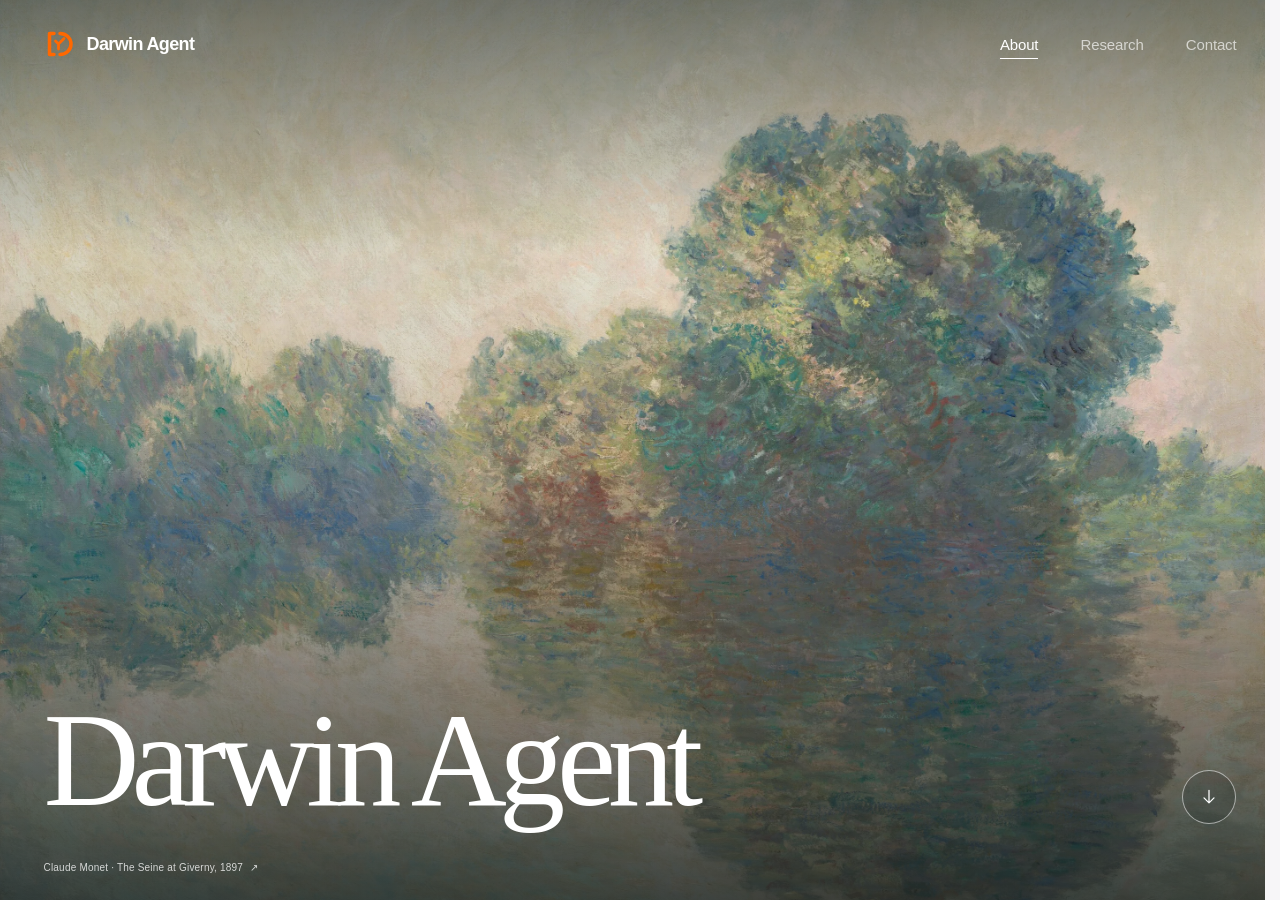
<file: index.html>
<!doctype html>
<html lang="en">
<head>
  <meta charset="utf-8">
  <meta name="viewport" content="width=device-width, initial-scale=1">
  <meta name="description" content="Darwin Agent — research on self-evolving agents, agent harnesses, memory, world models, and collective intelligence.">
  <meta name="theme-color" content="#17181c">
  <title>Darwin Agent</title>
  <link rel="icon" href="favicon.png" type="image/png" sizes="64x64">
  <link rel="icon" href="favicon.svg" type="image/svg+xml">
  <link rel="preload" href="images/about-hero-monet.webp" as="image" media="(min-width: 761px)">
  <link rel="preload" href="images/about-hero-monet-mobile.webp" as="image" media="(max-width: 760px)">
  <link rel="stylesheet" href="styles.css">
  <script src="script.js" defer></script>
</head>
<body data-route="about">
  <a class="skip-link" href="#main-content">Skip to content</a>

  <header class="site-header site-header--overlay" data-header>
    <a class="brand" href="#about" aria-label="Darwin Agent home">
      <img class="brand__mark" src="images/brand/darwin-agent-mark.svg" width="32" height="32" alt="">
      <span>Darwin Agent</span>
    </a>

    <button class="menu-toggle" type="button" aria-expanded="false" aria-controls="primary-navigation" aria-label="Open navigation" data-menu-toggle>
      <span></span><span></span>
    </button>

    <nav class="site-nav" id="primary-navigation" aria-label="Primary navigation" data-nav>
      <a class="is-active" href="#about" aria-current="page">About</a>
      <a href="#research">Research</a>
      <a href="#contact">Contact</a>
    </nav>
  </header>

  <main class="page-stage" id="main-content" data-page-stage>
    <section class="page page--about is-active" data-page="about" aria-label="About">
      <div class="page__inner">
    <section class="hero" id="about" aria-labelledby="about-title">
      <picture class="hero__artwork">
        <source media="(max-width: 760px)" srcset="images/about-hero-monet-mobile.webp">
        <img class="hero__image" src="images/about-hero-monet.webp" width="2880" height="2324" alt="" fetchpriority="high">
      </picture>
      <div class="hero__shade" aria-hidden="true"></div>
      <div class="hero__content page-shell">
        <h1 id="about-title">Darwin Agent</h1>
      </div>
      <a class="hero__credit" href="https://www.nga.gov/artworks/46655-seine-giverny" target="_blank" rel="noreferrer" aria-label="View Claude Monet's The Seine at Giverny, 1897, at the National Gallery of Art">Claude Monet · The Seine at Giverny, 1897 <span aria-hidden="true">↗</span></a>
    </section>
      </div>
      <a class="page-next" href="#research" data-page-next aria-label="Next page: Research">
        <svg viewBox="0 0 24 24" fill="none" aria-hidden="true"><path d="M12 4v15m-6-6 6 6 6-6" /></svg>
      </a>
    </section>

    <section class="page page--research" id="research" data-page="research" aria-labelledby="research-title" hidden>
      <div class="page__inner">
        <section class="research-intro page-shell" aria-labelledby="research-title">
          <div class="research-intro__content">
            <p class="research-kicker"><span aria-hidden="true"></span> Darwin Agent / Research</p>
            <h1 id="research-title">Intelligence,<br><span>in evolution.</span></h1>
            <p class="research-intro__summary">We build agents that learn and evolve, with adaptive harnesses, lasting memory, predictive world models, and collective intelligence.</p>
            <div class="research-intro__meta">
              <span><strong>07</strong> research projects</span>
              <span><strong>05</strong> research directions</span>
            </div>
          </div>
          <figure class="research-map" aria-labelledby="research-map-title">
            <div class="research-map__heading"><span id="research-map-title">Research landscape</span><span>01 — 05</span></div>
            <div class="research-map__root">
              <img src="images/brand/darwin-agent-mark.svg" width="38" height="38" alt="">
              <div><span>Our focus</span><strong>Self-evolving agents</strong></div>
            </div>
            <div class="research-map__branches" role="group" aria-label="Explore research directions">
              <button class="research-map__branch" type="button" data-research-filter="learning" aria-pressed="false" aria-controls="research-projects">
                <svg class="research-map__icon" viewBox="0 0 24 24" fill="none" aria-hidden="true"><path d="M4 17l5-5 4 3 7-9M15 6h5v5" /><path d="M4 5v15h16" opacity=".4" /></svg>
                <span class="research-map__label"><strong>Learning &amp; evolution</strong><span>AdaStep · TRACE</span></span>
                <span class="research-map__count" data-filter-count>02</span>
              </button>
              <button class="research-map__branch" type="button" data-research-filter="harnesses" aria-pressed="false" aria-controls="research-projects">
                <svg class="research-map__icon" viewBox="0 0 24 24" fill="none" aria-hidden="true"><rect x="3" y="3" width="7" height="7" rx="1.5" /><rect x="14" y="14" width="7" height="7" rx="1.5" /><path d="M14 6h4v4M10 18H6v-4M10 6h4M18 10v4M6 10v4M10 18h4" /></svg>
                <span class="research-map__label"><strong>Agent harnesses</strong><span>HarnessX · HarnessPAI</span></span>
                <span class="research-map__count" data-filter-count>02</span>
              </button>
              <button class="research-map__branch" type="button" data-research-filter="memory" aria-pressed="false" aria-controls="research-projects">
                <svg class="research-map__icon" viewBox="0 0 24 24" fill="none" aria-hidden="true"><rect x="5" y="3" width="14" height="18" rx="2" /><path d="M9 8h6M9 12h6M9 16h3M3 7h2M3 12h2M3 17h2" /></svg>
                <span class="research-map__label"><strong>Agent memory</strong><span>Mi-Memory</span></span>
                <span class="research-map__count" data-filter-count>01</span>
              </button>
              <button class="research-map__branch" type="button" data-research-filter="world-models" aria-pressed="false" aria-controls="research-projects">
                <svg class="research-map__icon" viewBox="0 0 24 24" fill="none" aria-hidden="true"><path d="m12 3 9 5v8l-9 5-9-5V8l9-5ZM3 8l9 5 9-5M12 13v8" /><path d="m7.5 5.5 9 5" opacity=".5" /></svg>
                <span class="research-map__label"><strong>World models</strong><span>Digital Agents Meet World Models</span></span>
                <span class="research-map__count" data-filter-count>01</span>
              </button>
              <button class="research-map__branch" type="button" data-research-filter="collective" aria-pressed="false" aria-controls="research-projects">
                <svg class="research-map__icon" viewBox="0 0 24 24" fill="none" aria-hidden="true"><circle cx="12" cy="5" r="2.5" /><circle cx="5" cy="18" r="2.5" /><circle cx="19" cy="18" r="2.5" /><path d="m10.7 7.3-4.4 8.4M13.3 7.3l4.4 8.4M7.5 18h9" /></svg>
                <span class="research-map__label"><strong>Collective intelligence</strong><span>Topological Collapse</span></span>
                <span class="research-map__count" data-filter-count>01</span>
              </button>
            </div>
            <figcaption>Five directions. One evolving research agenda.<span>Choose a direction to explore <span aria-hidden="true">↗</span></span></figcaption>
          </figure>
        </section>

        <section class="research-work page-shell" aria-labelledby="research-work-title">
          <div class="research-work__heading">
            <div><p class="research-kicker">Ideas into systems</p><h2 id="research-work-title">Selected work</h2></div>
            <span class="research-work__count" data-research-count aria-live="polite" aria-atomic="true">7 projects</span>
          </div>
          <div class="research-filters" role="group" aria-label="Filter research by direction">
            <button type="button" class="is-active" data-research-filter="all" aria-pressed="true" aria-controls="research-projects">All work <span data-filter-count>07</span></button>
            <button type="button" data-research-filter="learning" aria-pressed="false" aria-controls="research-projects">Learning &amp; evolution <span data-filter-count>02</span></button>
            <button type="button" data-research-filter="harnesses" aria-pressed="false" aria-controls="research-projects">Agent harnesses <span data-filter-count>02</span></button>
            <button type="button" data-research-filter="memory" aria-pressed="false" aria-controls="research-projects">Agent memory <span data-filter-count>01</span></button>
            <button type="button" data-research-filter="world-models" aria-pressed="false" aria-controls="research-projects">World models <span data-filter-count>01</span></button>
            <button type="button" data-research-filter="collective" aria-pressed="false" aria-controls="research-projects">Collective intelligence <span data-filter-count>01</span></button>
          </div>
          <div class="research-grid" id="research-projects" data-research-grid>
            <article class="research-card" id="adastep" data-research-category="learning">
              <a class="research-card__visual" href="https://arxiv.org/abs/2610.03223" target="_blank" rel="noreferrer" aria-label="Read the AdaStep paper on arXiv">
                <img src="images/AdaStep.png" width="2366" height="1068" alt="AdaStep adaptive weighting of episode-level and step-level advantages" loading="eager">
              </a>
              <div class="research-card__body">
                <div class="research-card__meta"><span>Learning &amp; evolution</span><span>01</span></div>
                <h3>AdaStep</h3>
                <p class="research-card__subtitle">Adaptive Step Credit Weighting for Agentic Reinforcement Learning</p>
                <p class="research-card__summary">AdaStep adaptively weights step-level credit in agentic reinforcement learning, preserving useful local advantage signals while suppressing downstream noise. It requires no critic, additional rollouts, or extra model inference, and improves performance across ALFWorld, WebShop, and ScienceWorld.</p>
                <nav class="research-card__resources" aria-label="AdaStep resources">
                  <a href="https://arxiv.org/abs/2610.03223" target="_blank" rel="noreferrer"><span>Paper</span><span aria-hidden="true">↗</span></a>
                </nav>
              </div>
            </article>

            <article class="research-card" id="harnessx" data-research-category="harnesses">
              <a class="research-card__visual" href="https://darwin-agent.github.io/HarnessX/" target="_blank" rel="noreferrer" aria-label="Visit the HarnessX project page">
                <img src="images/HarnessX.png" width="911" height="436" alt="HarnessX compose, adapt, and evolve cycle" loading="lazy">
              </a>
              <div class="research-card__body">
                <div class="research-card__meta"><span>Agent harnesses</span><span>02</span></div>
                <h3>HarnessX</h3>
                <p class="research-card__subtitle">A Composable, Adaptive, and Evolvable Agent Harness Foundry</p>
                <p class="research-card__summary">HarnessX is a foundry for composing, adapting, and evolving agent harnesses. It turns execution traces into harness improvements and model training signals, closing the loop between runtime interfaces and model capability.</p>
                <nav class="research-card__resources" aria-label="HarnessX resources">
                  <a href="https://darwin-agent.github.io/HarnessX/" target="_blank" rel="noreferrer"><span>Project page</span><span aria-hidden="true">↗</span></a>
                  <a href="https://arxiv.org/abs/2606.14249" target="_blank" rel="noreferrer"><span>Paper</span><span aria-hidden="true">↗</span></a>
                  <a href="https://github.com/Darwin-Agent/HarnessX" target="_blank" rel="noreferrer"><span>Code</span><span aria-hidden="true">↗</span></a>
                </nav>
              </div>
            </article>

            <article class="research-card" id="harnesspai" data-research-category="harnesses">
              <a class="research-card__visual" href="https://darwin-agent.github.io/HarnessPAI/" target="_blank" rel="noreferrer" aria-label="Visit the HarnessPAI project page">
                <img src="images/HarnessPAI.png" width="1061" height="463" alt="HarnessPAI framework across physical AI environments" loading="lazy">
              </a>
              <div class="research-card__body">
                <div class="research-card__meta"><span>Agent harnesses</span><span>03</span></div>
                <h3>HarnessPAI</h3>
                <p class="research-card__subtitle">An Evolving Harness for Physical AI</p>
                <p class="research-card__summary">A model- and embodiment-agnostic harness that uses executable programs to organize perception, reasoning, and action. It evolves across rollouts, distilling execution feedback into reusable skills without retraining the underlying action model.</p>
                <nav class="research-card__resources" aria-label="HarnessPAI resources">
                  <a href="https://darwin-agent.github.io/HarnessPAI/" target="_blank" rel="noreferrer"><span>Project page</span><span aria-hidden="true">↗</span></a>
                  <a href="https://arxiv.org/abs/2609.29166" target="_blank" rel="noreferrer"><span>Paper</span><span aria-hidden="true">↗</span></a>
                  <a href="https://github.com/Darwin-Agent/HarnessPAI" target="_blank" rel="noreferrer"><span>Code</span><span aria-hidden="true">↗</span></a>
                </nav>
              </div>
            </article>

            <article class="research-card" id="mi-memory" data-research-category="memory">
              <a class="research-card__visual" href="https://darwin-agent.github.io/Mi-Memory/" target="_blank" rel="noreferrer" aria-label="Visit the Mi-Memory project page">
                <img src="images/Mi-Memory.png" width="904" height="548" alt="Mi-Memory lifecycle of structure, expansion, evolution, and deployment" loading="lazy">
              </a>
              <div class="research-card__body">
                <div class="research-card__meta"><span>Agent memory</span><span>04</span></div>
                <h3>Mi-Memory</h3>
                <p class="research-card__subtitle">A Lifecycle Memory Framework for Personal AI</p>
                <p class="research-card__summary">Mi-Memory organizes personal AI memory around Structure, Expansion, Evolution, and Deployment. Its evidence-gated design supports durable user state, multimodal grounding, auditable policy changes, and deployment across edge–cloud constraints.</p>
                <nav class="research-card__resources" aria-label="Mi-Memory resources">
                  <a href="https://darwin-agent.github.io/Mi-Memory/" target="_blank" rel="noreferrer"><span>Project page</span><span aria-hidden="true">↗</span></a>
                  <a href="https://arxiv.org/abs/2607.18975" target="_blank" rel="noreferrer"><span>Paper</span><span aria-hidden="true">↗</span></a>
                  <a href="https://github.com/Darwin-Agent/Mi-Memory" target="_blank" rel="noreferrer"><span>Code</span><span aria-hidden="true">↗</span></a>
                </nav>
              </div>
            </article>

            <article class="research-card" id="trace" data-research-category="learning">
              <a class="research-card__visual" href="https://darwin-agent.github.io/Car-bench-TRACE/" target="_blank" rel="noreferrer" aria-label="Visit the TRACE project page">
                <img src="images/Cat-bench-TRACE.png" width="809" height="276" alt="TRACE skill bank initialization, iterative evolution, and deployment" loading="lazy">
              </a>
              <div class="research-card__body">
                <div class="research-card__meta"><span>Learning &amp; evolution</span><span>05</span></div>
                <h3>TRACE</h3>
                <p class="research-card__subtitle">A Self-Evolving Skill Bank for Consistent, Limit-Aware LLM Agents</p>
                <p class="research-card__summary">TRACE improves a skill-based agent without modifying model weights. By contrasting successful and failed trajectories, it evolves a modular Skill Bank that makes tool-using agents more consistent and more aware of their capability limits.</p>
                <nav class="research-card__resources" aria-label="TRACE resources">
                  <a href="https://darwin-agent.github.io/Car-bench-TRACE/" target="_blank" rel="noreferrer"><span>Project page</span><span aria-hidden="true">↗</span></a>
                  <a href="https://arxiv.org/abs/2608.22793" target="_blank" rel="noreferrer"><span>Paper</span><span aria-hidden="true">↗</span></a>
                  <a href="https://github.com/Darwin-Agent/Car-bench-TRACE" target="_blank" rel="noreferrer"><span>Code</span><span aria-hidden="true">↗</span></a>
                </nav>
              </div>
            </article>

            <article class="research-card" id="world-models" data-research-category="world-models">
              <a class="research-card__visual" href="https://github.com/Darwin-Agent/awesome-world-models-for-digital-agents" target="_blank" rel="noreferrer" aria-label="Visit the Digital Agents Meet World Models repository">
                <img src="images/awesome-world-models-for-digital-agents.png" width="1430" height="944" alt="Agent-centric design space of world models" loading="lazy">
              </a>
              <div class="research-card__body">
                <div class="research-card__meta"><span>World models</span><span>06</span></div>
                <h3>Digital Agents Meet World Models</h3>
                <p class="research-card__subtitle">A Survey</p>
                <p class="research-card__summary">An agent-centric survey of world models across games, web and mobile interfaces, tool-use systems, and code repositories. It organizes the field around what is modeled, how prediction is learned, and how world models are used inside the agent loop.</p>
                <nav class="research-card__resources" aria-label="Digital Agents Meet World Models resources">
                  <a href="https://github.com/Darwin-Agent/awesome-world-models-for-digital-agents" target="_blank" rel="noreferrer"><span>Code</span><span aria-hidden="true">↗</span></a>
                </nav>
              </div>
            </article>

            <article class="research-card" id="topological-collapse" data-research-category="collective">
              <a class="research-card__visual" href="https://github.com/Darwin-Agent/topological-collapse-agent-societies" target="_blank" rel="noreferrer" aria-label="Visit the Topological Collapse repository">
                <img src="images/topological-collapse-agent-societies.png" width="858" height="600" alt="Topological collapse and higher-order interactions in AI agent societies" loading="lazy">
              </a>
              <div class="research-card__body">
                <div class="research-card__meta"><span>Collective intelligence</span><span>07</span></div>
                <h3>Topological Collapse of Higher-Order Interactions</h3>
                <p class="research-card__subtitle">Bottlenecks Collective Intelligence in AI Agent Societies</p>
                <p class="research-card__summary">A million-scale study of AI agent societies identifies hub-dominated star patterns as a structural bottleneck to collective behavior. Empirical networks, controlled simulations, and cross-model experiments show why interaction topology matters beyond individual model capability.</p>
                <nav class="research-card__resources" aria-label="Topological Collapse resources">
                  <a href="https://arxiv.org/abs/2608.15519" target="_blank" rel="noreferrer"><span>Paper</span><span aria-hidden="true">↗</span></a>
                  <a href="https://github.com/Darwin-Agent/topological-collapse-agent-societies" target="_blank" rel="noreferrer"><span>Code</span><span aria-hidden="true">↗</span></a>
                </nav>
              </div>
            </article>
          </div>
        </section>

        <section class="research-connect page-shell" aria-labelledby="research-connect-title">
          <div class="research-connect__inner">
            <div><p class="research-kicker">The next iteration</p><h2 id="research-connect-title">Build what comes next.</h2><p>Explore the code, follow our work, or start a conversation.</p></div>
            <div class="research-connect__links">
              <a href="https://github.com/Darwin-Agent" target="_blank" rel="noreferrer">Explore GitHub <span aria-hidden="true">↗</span></a>
              <a href="#contact">Get in touch <span aria-hidden="true">↗</span></a>
            </div>
          </div>
        </section>
        <footer class="research-footer page-shell">
          <a class="brand brand--footer" href="#about" aria-label="Darwin Agent home">
            <img class="brand__mark" src="images/brand/darwin-agent-mark.svg" width="28" height="28" alt="" loading="lazy">
            <span>Darwin Agent</span>
          </a>
          <span>© <span data-current-year>2026</span> Darwin Agent</span>
          <span class="research-footer__note">Always evolving.</span>
        </footer>
      </div>
      <a class="page-next page-next--research" href="#contact" data-page-next aria-label="Next page: Contact">
        <svg viewBox="0 0 24 24" fill="none" aria-hidden="true"><path d="M12 4v15m-6-6 6 6 6-6" /></svg>
      </a>
    </section>

    <section class="page page--contact" id="contact" data-page="contact" aria-labelledby="contact-title" hidden>
      <div class="page__inner site-footer">

    <div class="footer__content page-shell">
      <div class="footer__heading">
        <p class="eyebrow">Get in touch</p>
        <h2 id="contact-title">Contact</h2>
      </div>
      <div class="footer__links">
        <a class="contact-link" href="https://github.com/Darwin-Agent" target="_blank" rel="noreferrer">
          <span>
            <span class="contact-link__label">Find us on GitHub</span>
            <span class="contact-link__value">github.com/Darwin-Agent</span>
          </span>
          <svg viewBox="0 0 24 24" fill="none" aria-hidden="true"><path d="M5 19 19 5M9 5h10v10" /></svg>
        </a>
      </div>
    </div>
    <div class="footer__landscape">
      <img src="images/about-landscape.webp" alt="" loading="lazy">
      <div class="footer__legal page-shell">
        <span>© <span data-current-year>2026</span> Darwin Agent</span>
      </div>
    </div>
      </div>
      <a class="page-next page-next--contact" href="#about" data-page-next aria-label="Next page: Return to About">
        <svg viewBox="0 0 24 24" fill="none" aria-hidden="true"><path d="M12 4v15m-6-6 6 6 6-6" /></svg>
      </a>
    </section>
  </main>

</body>
</html>
</file>
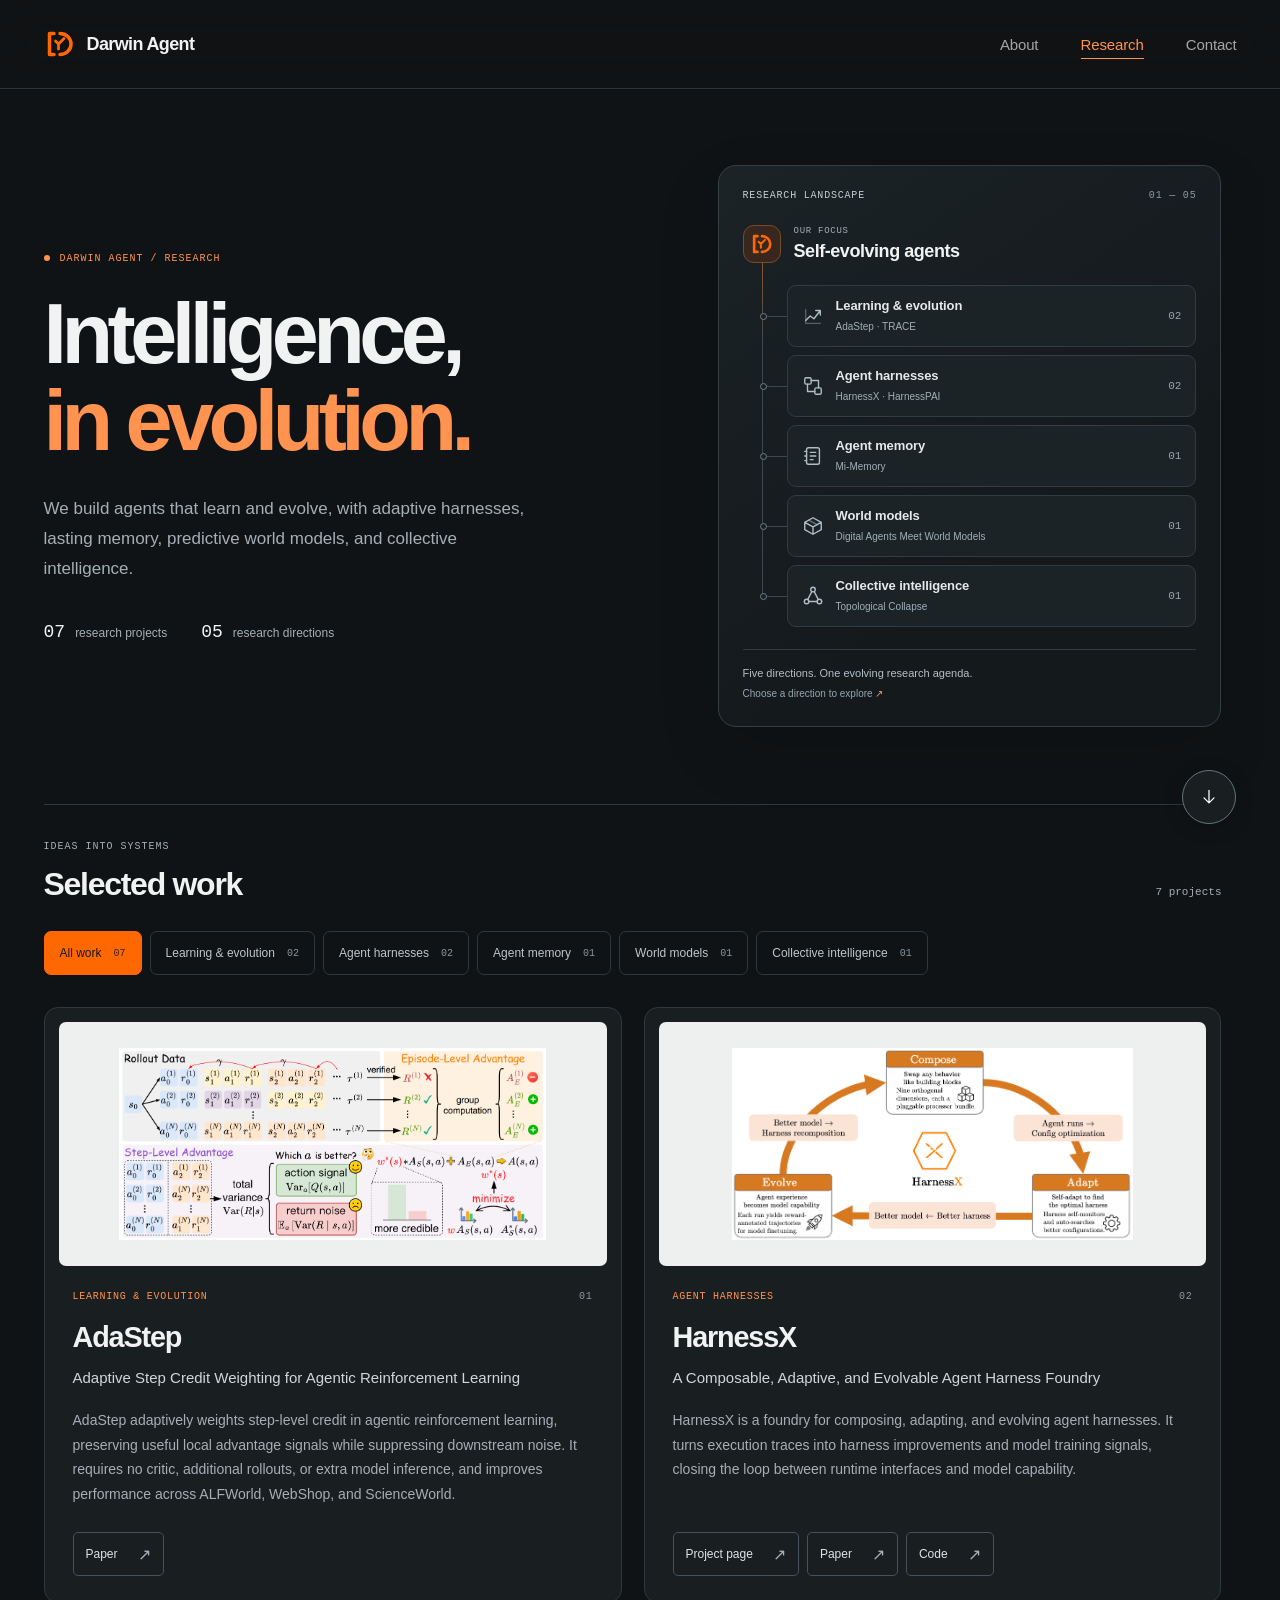
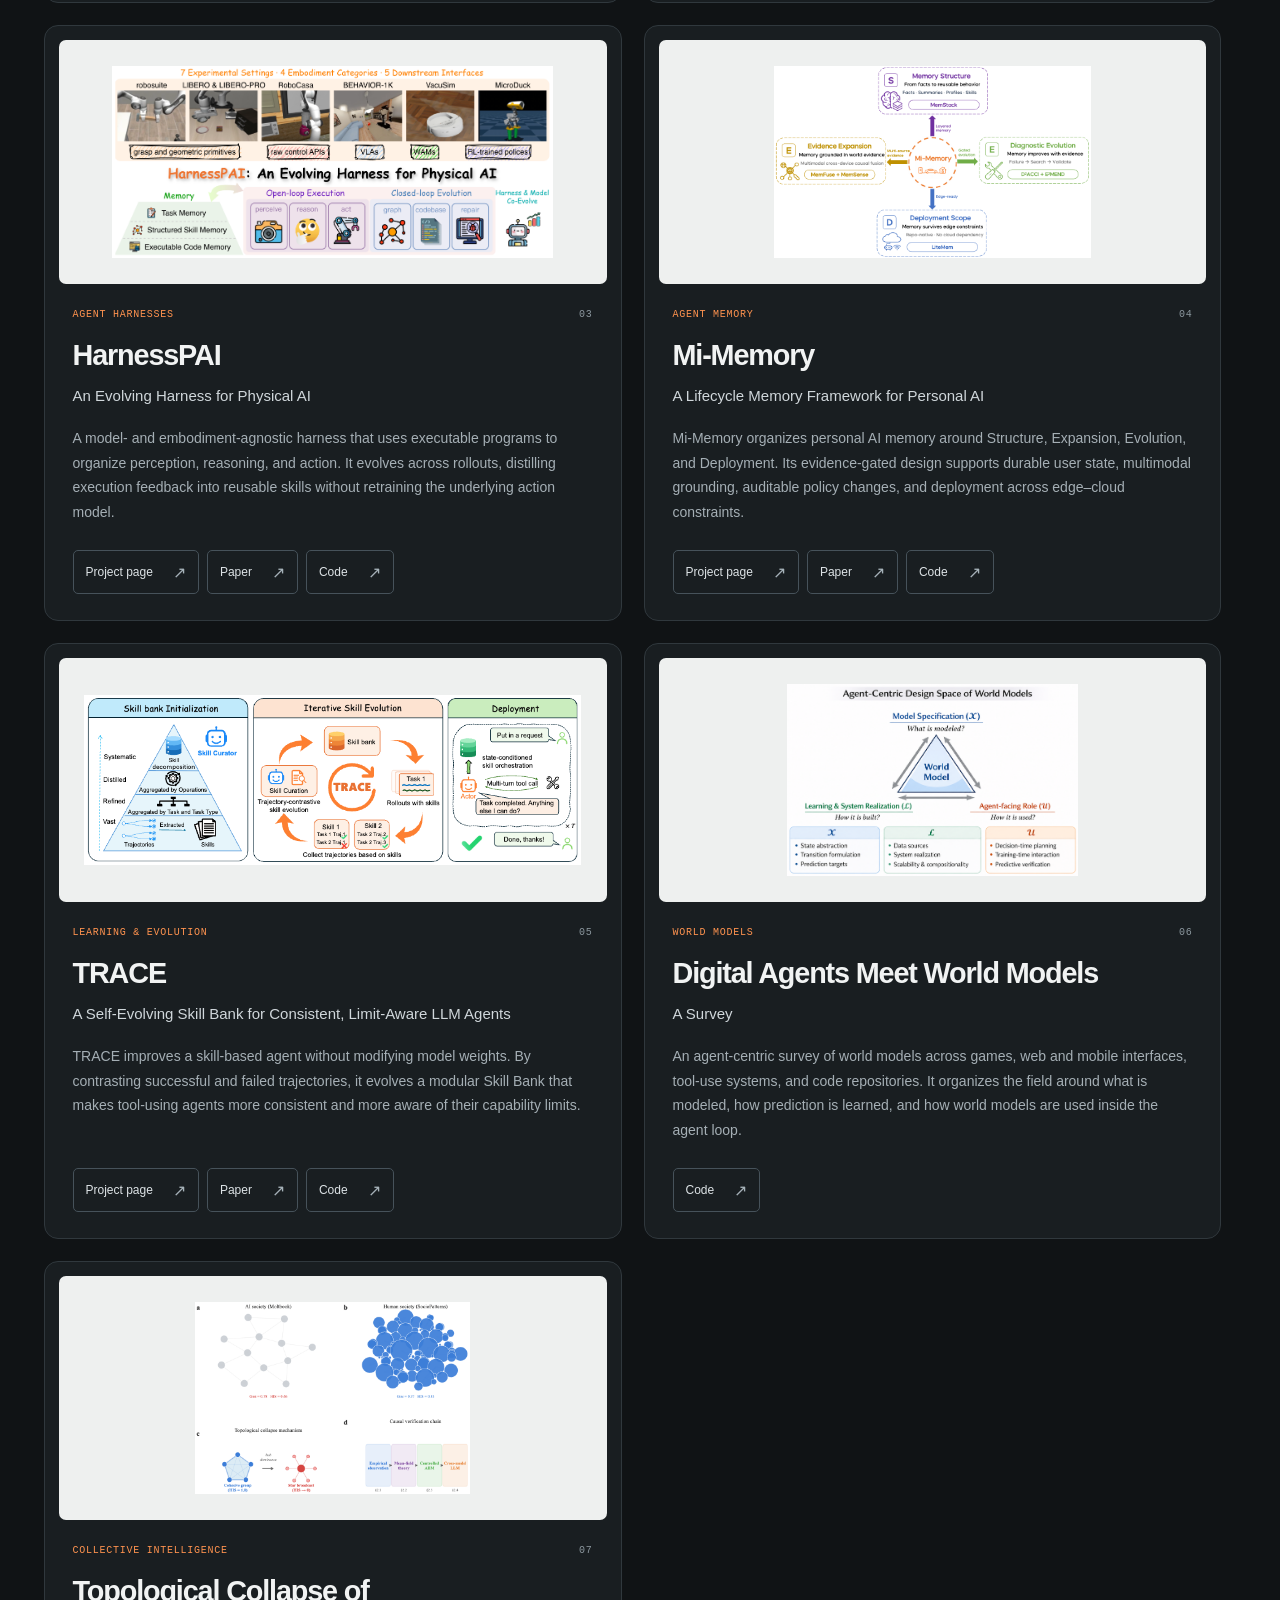
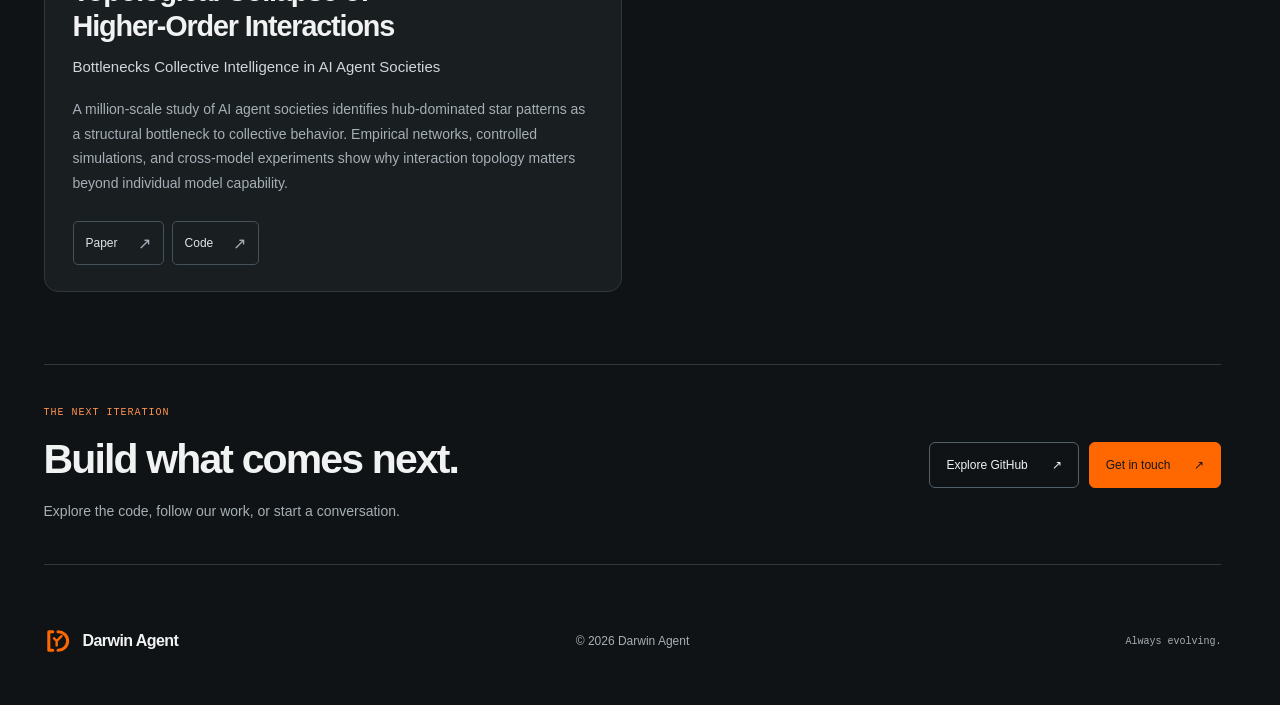
<file: research.html>
<!doctype html>
<html lang="en">
<head>
  <meta charset="utf-8">
  <meta name="viewport" content="width=device-width, initial-scale=1">
  <meta http-equiv="refresh" content="0; url=index.html#research">
  <title>Research — Darwin Agent</title>
  <link rel="canonical" href="index.html#research">
  <script>window.location.replace('index.html#research');</script>
</head>
<body>
  <p>Opening <a href="index.html#research">Darwin Agent Research</a>…</p>
</body>
</html>
</file>
<file: styles.css>
@charset "UTF-8";

:root {
  --paper: #f7f6f8;
  --paper-deep: #efedf1;
  --ink: #17171b;
  --muted: #6f6c76;
  --line: #dcd9e0;
  --accent: #ff6801;
  --white: #ffffff;
  --sans: -apple-system, BlinkMacSystemFont, "Segoe UI", Helvetica, Arial, sans-serif;
  --serif: "Iowan Old Style", "Baskerville", "Times New Roman", serif;
  --mono: "SFMono-Regular", Consolas, "Liberation Mono", monospace;
  --header-height: 88px;
  --gutter: clamp(24px, 3.4vw, 56px);
  --max-width: 1600px;
  --page-turn-duration: 620ms;
}

* { box-sizing: border-box; }
html { scroll-behavior: smooth; scrollbar-gutter: stable; overscroll-behavior-y: none; }
body {
  margin: 0;
  color: var(--ink);
  background: var(--paper);
  font-family: var(--sans);
  -webkit-font-smoothing: antialiased;
  text-rendering: optimizeLegibility;
}
body.menu-open { overflow: hidden; }
a { color: inherit; text-decoration: none; }
img { display: block; max-width: 100%; }
button { color: inherit; font: inherit; }
::selection { color: var(--white); background: var(--accent); }

.page-shell {
  width: 100%;
  max-width: var(--max-width);
  margin-inline: auto;
  padding-inline: var(--gutter);
}

.skip-link {
  position: fixed;
  z-index: 1000;
  top: 12px;
  left: 12px;
  padding: 10px 16px;
  color: var(--white);
  background: var(--ink);
  transform: translateY(-150%);
  transition: transform 180ms ease;
}
.skip-link:focus { transform: translateY(0); }

.site-header {
  position: fixed;
  z-index: 100;
  inset: 0 0 auto;
  height: var(--header-height);
  display: flex;
  align-items: center;
  justify-content: space-between;
  gap: 32px;
  padding-inline: var(--gutter);
  transition: color 240ms ease, background-color 240ms ease, box-shadow 240ms ease;
}
.site-header--overlay { color: var(--white); }
.site-header--dark {
  color: #f1f3f3;
  background: rgba(16, 19, 21, 0.94);
  box-shadow: 0 1px 0 #2b3237;
  -webkit-backdrop-filter: blur(16px);
  backdrop-filter: blur(16px);
}
.site-header--dark .site-nav a.is-active { color: #ff934f; }
.site-header--light,
.site-header--overlay.is-scrolled,
.site-header--overlay.is-menu-open {
  color: var(--ink);
  background: rgba(247, 246, 248, 0.94);
  box-shadow: 0 1px 0 rgba(23, 23, 27, 0.07);
  -webkit-backdrop-filter: blur(16px);
  backdrop-filter: blur(16px);
}

.brand {
  position: relative;
  z-index: 102;
  display: inline-flex;
  align-items: center;
  gap: 11px;
  font-size: 18px;
  font-weight: 650;
  letter-spacing: -0.035em;
  white-space: nowrap;
}
.brand__mark { flex: 0 0 auto; width: 32px; height: 32px; }

.site-nav { display: flex; align-items: center; gap: clamp(28px, 3.3vw, 54px); }
.site-nav a {
  position: relative;
  padding-block: 10px;
  color: currentColor;
  font-size: 15px;
  font-weight: 500;
  letter-spacing: -0.01em;
  opacity: 0.66;
  transition: opacity 180ms ease;
}
.site-nav a::after {
  content: "";
  position: absolute;
  right: 0;
  bottom: 4px;
  left: 0;
  height: 1px;
  background: currentColor;
  transform: scaleX(0);
  transform-origin: right;
  transition: transform 220ms ease;
}
.site-nav a:hover,
.site-nav a:focus-visible,
.site-nav a.is-active { opacity: 1; }
.site-nav a:hover::after,
.site-nav a:focus-visible::after,
.site-nav a.is-active::after { transform: scaleX(1); transform-origin: left; }

.menu-toggle {
  position: relative;
  z-index: 102;
  display: none;
  width: 42px;
  height: 42px;
  padding: 0;
  border: 0;
  background: transparent;
  cursor: pointer;
}
.menu-toggle span {
  position: absolute;
  left: 9px;
  width: 24px;
  height: 1.5px;
  background: currentColor;
  transition: transform 220ms ease, top 220ms ease;
}
.menu-toggle span:first-child { top: 16px; }
.menu-toggle span:last-child { top: 25px; }
.menu-toggle[aria-expanded="true"] span:first-child { top: 21px; transform: rotate(45deg); }
.menu-toggle[aria-expanded="true"] span:last-child { top: 21px; transform: rotate(-45deg); }

.hero {
  position: relative;
  min-height: 680px;
  height: 100vh;
  height: 100svh;
  overflow: hidden;
  color: var(--white);
  background: #33353a;
}
.hero__artwork,
.hero__image,
.hero__shade { position: absolute; inset: 0; width: 100%; height: 100%; }
.hero__image { object-fit: cover; object-position: center 48%; transform: scale(1.005); }
.hero__shade {
  background:
    linear-gradient(180deg, rgba(14, 23, 24, 0.5) 0%, rgba(14, 23, 24, 0.03) 28%, rgba(14, 23, 24, 0.08) 50%, rgba(14, 23, 24, 0.76) 100%),
    linear-gradient(90deg, rgba(14, 23, 24, 0.1), transparent 60%);
}
.hero__content {
  position: relative;
  height: 100%;
  display: flex;
  align-items: flex-end;
  padding-bottom: clamp(74px, 9vh, 120px);
}
.hero h1 {
  max-width: 1300px;
  margin: 0;
  font-family: var(--serif);
  font-size: clamp(72px, 10.4vw, 172px);
  font-weight: 400;
  line-height: 0.88;
  letter-spacing: -0.062em;
  text-wrap: balance;
  animation: hero-enter 900ms cubic-bezier(.2,.7,.2,1) both;
}
.page-next {
  position: fixed;
  z-index: 10;
  right: var(--gutter);
  bottom: clamp(66px, 8.5vh, 110px);
  display: grid;
  width: 54px;
  height: 54px;
  place-items: center;
  color: var(--white);
  border: 1px solid rgba(255,255,255,.55);
  border-radius: 50%;
  background: rgba(14, 23, 24, .18);
  transition: color 180ms ease, background-color 180ms ease, transform 180ms ease;
}
.page-next svg { width: 20px; height: 20px; }
.page-next path { stroke: currentColor; stroke-width: 1.5; stroke-linecap: round; stroke-linejoin: round; }
.page-next--research { border-color: #66747c; background: #191e21; box-shadow: 0 4px 20px rgba(0, 0, 0, .2); }
.page-next--contact { background: rgba(14, 23, 24, .55); }
.page-next:hover { color: var(--ink); background: var(--white); transform: translateY(3px); }
.hero__credit { position: absolute; left: var(--gutter); bottom: 24px; display: inline-flex; align-items: baseline; gap: 7px; max-width: calc(100% - 110px); color: rgba(255, 255, 255, .78); font-size: 10px; line-height: 1.6; letter-spacing: .02em; }
.hero__credit:hover { color: var(--white); text-decoration: underline; text-underline-offset: 3px; }
.hero__credit span { flex: 0 0 auto; }
@keyframes hero-enter {
  from { opacity: 0; transform: translateY(24px); }
  to { opacity: 1; transform: translateY(0); }
}

.eyebrow {
  margin: 0 0 28px;
  color: var(--accent);
  font-size: 11px;
  font-weight: 650;
  letter-spacing: 0.19em;
  line-height: 1.2;
  text-transform: uppercase;
}

.site-footer { scroll-margin-top: var(--header-height); background: var(--paper); }
.footer__content {
  display: grid;
  grid-template-columns: 1fr 1.35fr;
  gap: 64px;
  align-items: end;
  padding-top: clamp(96px, 12vw, 180px);
  padding-bottom: clamp(88px, 10vw, 150px);
}
.footer__heading h2 {
  margin: 0;
  font-family: var(--serif);
  font-weight: 400;
  letter-spacing: -0.055em;
}
.footer__heading h2 { font-size: clamp(64px, 8vw, 124px); line-height: 0.9; }
.footer__links { padding-bottom: 4px; }
.contact-link {
  display: flex;
  align-items: center;
  justify-content: space-between;
  gap: 24px;
  padding: 26px 0;
  border-top: 1px solid var(--ink);
  border-bottom: 1px solid var(--line);
}
.contact-link__label,
.contact-link__value { display: block; }
.contact-link__label { margin-bottom: 9px; color: var(--muted); font-size: 13px; }
.contact-link__value { font-size: clamp(18px, 2vw, 26px); letter-spacing: -0.025em; }
.contact-link svg { flex: 0 0 auto; width: 26px; height: 26px; transition: transform 180ms ease; }
.contact-link path { stroke: currentColor; stroke-width: 1.4; stroke-linecap: round; stroke-linejoin: round; }
.contact-link:hover svg { transform: translate(3px, -3px); }
.footer__landscape { position: relative; height: clamp(220px, 24vw, 360px); overflow: hidden; color: var(--white); background: #282933; }
.footer__landscape > img { width: 100%; height: 100%; object-fit: cover; }
.footer__landscape::after { content: ""; position: absolute; inset: 45% 0 0; background: linear-gradient(transparent, rgba(0,0,0,.5)); }
.footer__legal {
  position: absolute;
  z-index: 1;
  right: 0;
  bottom: 26px;
  left: 0;
  display: flex;
  justify-content: space-between;
  gap: 24px;
  font-size: 12px;
}
.footer__legal a { display: inline-flex; gap: 8px; }
.footer__legal a:hover { text-decoration: underline; text-underline-offset: 4px; }

/* Research */

/* Continuous page navigation */
.page-stage { position: relative; min-height: 100vh; min-height: 100svh; }
.page { position: relative; min-height: 100vh; min-height: 100svh; background: var(--paper); }
.page[hidden] { display: none !important; }
.page__inner { position: relative; }
.page--about,
.page--about .page__inner { background: #33353a; }
.page--research {
  --research-bg: #101315;
  --research-panel: #191e21;
  --research-line: #30383d;
  --research-text: #f1f3f3;
  --research-muted: #a5afb5;
  --research-orange: #ff934f;
  padding-top: var(--header-height);
  color: var(--research-text);
  background: var(--research-bg);
}
.page--research .page__inner { background: var(--research-bg); }
body[data-route="research"] { background: #101315; }
.page--contact .site-footer { display: flex; flex-direction: column; min-height: 100vh; min-height: 100svh; }
.page--contact .footer__content { flex: 1; }

.research-intro {
  display: grid;
  grid-template-columns: minmax(0, 1.15fr) minmax(360px, 0.95fr);
  align-items: center;
  gap: clamp(40px, 5vw, 80px);
  padding-top: clamp(64px, 6vw, 100px);
  padding-bottom: clamp(64px, 6vw, 96px);
}
.research-kicker {
  display: flex;
  align-items: center;
  gap: 10px;
  margin: 0 0 25px;
  color: var(--research-orange);
  font-family: var(--mono);
  font-size: 10px;
  font-weight: 500;
  letter-spacing: .1em;
  line-height: 1.5;
  text-transform: uppercase;
}
.research-kicker > span { width: 6px; height: 6px; border-radius: 50%; background: currentColor; }
.research-intro h1 {
  margin: 0;
  font-family: var(--sans);
  font-size: clamp(62px, 6.6vw, 104px);
  font-weight: 600;
  line-height: 1.04;
  letter-spacing: -.065em;
}
.research-intro h1 span { color: var(--research-orange); }
.research-intro__summary {
  max-width: 500px;
  margin: 28px 0 0;
  color: var(--research-muted);
  font-size: 17px;
  line-height: 1.75;
}
.research-intro__meta { display: flex; flex-wrap: wrap; gap: 20px 34px; margin-top: 38px; }
.research-intro__meta > span { display: inline-flex; align-items: baseline; gap: 10px; color: var(--research-muted); font-size: 12px; }
.research-intro__meta strong { color: var(--research-text); font-family: var(--mono); font-size: 18px; font-weight: 400; }
.research-map {
  width: 100%;
  max-width: 520px;
  justify-self: end;
  margin: 0;
  padding: 24px;
  border: 1px solid #354045;
  border-radius: 18px;
  background: linear-gradient(145deg, #1b2326, #14191c 65%);
  box-shadow: 0 24px 64px rgba(0, 0, 0, .12);
}
.research-map__heading { display: flex; justify-content: space-between; align-items: center; gap: 12px; margin-bottom: 24px; font-family: var(--mono); font-size: 10px; letter-spacing: .08em; text-transform: uppercase; }
.research-map__heading span:first-child { color: #c5cdd1; }
.research-map__heading span:last-child { color: #8c9ca4; }
.research-map__root { display: flex; align-items: center; gap: 13px; margin-bottom: 22px; }
.research-map__root > img { flex: 0 0 38px; width: 38px; height: 38px; padding: 6px; border: 1px solid #7c4828; border-radius: 11px; background: #38271e; }
.research-map svg { display: block; stroke: currentColor; stroke-width: 1.5; stroke-linecap: round; stroke-linejoin: round; }
.research-map__root > div { display: grid; gap: 5px; }
.research-map__root span { color: var(--research-muted); font-family: var(--mono); font-size: 9px; letter-spacing: .08em; text-transform: uppercase; }
.research-map__root strong { font-size: 18px; font-weight: 550; letter-spacing: -.025em; }
.research-map__branches { position: relative; display: grid; gap: 8px; margin-left: 19px; padding-left: 25px; }
.research-map__branches::before { content: ""; position: absolute; top: -22px; bottom: 31px; left: 0; width: 1px; background: linear-gradient(#8d5331, #3b494e 25%); }
.research-map__branch {
  position: relative;
  display: flex;
  align-items: center;
  gap: 12px;
  width: 100%;
  min-height: 62px;
  padding: 12px 14px;
  border: 1px solid #303c41;
  border-radius: 9px;
  color: #e4e9eb;
  background: #1b2326;
  text-align: left;
  cursor: pointer;
  transition: background-color 180ms ease, border-color 180ms ease;
}
.research-map__branch::before { content: ""; position: absolute; left: -25px; top: 50%; width: 24px; height: 1px; background: #3b494e; }
.research-map__branch::after { content: ""; position: absolute; left: -28px; top: calc(50% - 3px); width: 5px; height: 5px; border: 1px solid #6e8088; border-radius: 50%; background: #192023; }
.research-map__icon { flex: 0 0 22px; width: 22px; height: 22px; color: #b0bec5; }
.research-map__label { display: grid; gap: 5px; min-width: 0; }
.research-map__label strong { font-size: 13px; font-weight: 550; letter-spacing: -.01em; line-height: 1.3; }
.research-map__label > span { color: #a0afb7; font-size: 10px; line-height: 1.4; }
.research-map__count { margin-left: auto; padding-left: 6px; color: #95a5ad; font-family: var(--mono); font-size: 11px; }
.research-map__branch:hover,
.research-map__branch.is-active { border-color: #9f623e; background: #30251f; }
.research-map__branch:hover .research-map__icon,
.research-map__branch.is-active .research-map__icon,
.research-map__branch.is-active strong,
.research-map__branch.is-active .research-map__count { color: var(--research-orange); }
.research-map__branch:hover::after,
.research-map__branch.is-active::after { border-color: var(--research-orange); background: var(--research-orange); }
.research-map figcaption { display: grid; gap: 4px; margin-top: 22px; padding-top: 15px; border-top: 1px solid #303b40; color: #b3c0c6; font-size: 11px; line-height: 1.6; }
.research-map figcaption > span { color: #96a7af; font-size: 10px; }
.research-map figcaption > span > span { color: var(--research-orange); }
.research-work { padding-bottom: 72px; scroll-margin-top: calc(var(--header-height) + 24px); }
.research-work__heading { display: flex; justify-content: space-between; align-items: flex-end; gap: 24px; padding-top: 34px; border-top: 1px solid var(--research-line); }
.research-work__heading .research-kicker { margin-bottom: 12px; color: var(--research-muted); }
.research-work__heading h2 { margin: 0; font-size: 32px; font-weight: 550; letter-spacing: -.04em; }
.research-work__count { padding-bottom: 5px; color: var(--research-muted); font-family: var(--mono); font-size: 11px; }
.research-filters { display: flex; flex-wrap: wrap; gap: 8px; margin-block: 28px 32px; }
.research-filters button {
  display: inline-flex;
  align-items: center;
  gap: 12px;
  min-height: 44px;
  padding: 10px 15px;
  color: #bdc5ca;
  background: transparent;
  border: 1px solid var(--research-line);
  border-radius: 7px;
  font-size: 12px;
  cursor: pointer;
  transition: color 160ms ease, background-color 160ms ease, border-color 160ms ease;
}
.research-filters button span { color: #87959e; font-family: var(--mono); font-size: 10px; }
.research-filters button:hover { color: var(--research-text); background: #21282d; border-color: #52606a; }
.research-filters button.is-active { color: #141719; background: var(--accent); border-color: var(--accent); }
.research-filters button.is-active span { color: #3d210e; }
.research-grid { display: grid; grid-template-columns: repeat(2, minmax(0, 1fr)); gap: 22px; }
.research-card {
  display: grid;
  grid-template-rows: auto 1fr;
  min-width: 0;
  padding: 14px;
  border: 1px solid var(--research-line);
  border-radius: 14px;
  background: var(--research-panel);
  scroll-margin-top: calc(var(--header-height) + 28px);
  transition: border-color 180ms ease, box-shadow 180ms ease;
}
.research-card[hidden] { display: none !important; }
.research-card:hover { border-color: #68727a; box-shadow: 0 14px 32px rgba(0,0,0,.15); }
.research-card__visual {
  display: flex;
  align-items: center;
  justify-content: center;
  min-width: 0;
  aspect-ratio: 2.25;
  padding: clamp(18px, 2vw, 32px);
  overflow: hidden;
  border-radius: 7px;
  background: #eef0ef;
}
.research-card__visual img { width: 100%; height: 100%; object-fit: contain; transition: transform 220ms ease; }
.research-card__visual:hover img { transform: scale(1.025); }
.research-card__body { display: flex; flex-direction: column; align-items: flex-start; min-width: 0; padding: 25px 14px 12px; }
.research-card__meta { display: flex; justify-content: space-between; gap: 16px; width: 100%; margin-bottom: 18px; color: var(--research-orange); font-family: var(--mono); font-size: 10px; letter-spacing: .075em; text-transform: uppercase; }
.research-card__meta span:last-child { color: #8c989f; }
.research-card__body h3 {
  margin: 0;
  font-size: clamp(26px, 2.25vw, 34px);
  font-weight: 550;
  line-height: 1.2;
  letter-spacing: -.04em;
  text-wrap: balance;
}
.research-card__subtitle {
  margin: 12px 0 0;
  color: #d0d7db;
  font-size: 15px;
  line-height: 1.6;
}
.research-card__summary {
  margin: 18px 0 26px;
  color: var(--research-muted);
  font-size: 14px;
  line-height: 1.75;
}
.research-card__resources { display: flex; flex-wrap: wrap; gap: 8px; margin-top: auto; }
.research-card__resources a { display: inline-flex; align-items: center; gap: 20px; min-height: 44px; padding: 9px 12px; border: 1px solid #46525a; border-radius: 5px; color: #dde3e6; font-size: 12px; transition: color 160ms ease, background-color 160ms ease, border-color 160ms ease; }
.research-card__resources a span:last-child { color: #a6b2b9; font-size: 16px; }
.research-card__resources a:hover { color: var(--research-orange); background: #242c31; border-color: var(--research-orange); }
.research-card__resources a:hover span:last-child { color: var(--research-orange); }
.research-connect { padding-bottom: 42px; }
.research-connect__inner { display: flex; justify-content: space-between; align-items: center; gap: 40px; padding: 40px 0; border-top: 1px solid var(--research-line); border-bottom: 1px solid var(--research-line); }
.research-connect .research-kicker { margin-bottom: 15px; }
.research-connect h2 { margin: 0; font-size: clamp(28px, 3.2vw, 44px); font-weight: 550; letter-spacing: -.045em; line-height: 1.2; }
.research-connect p:last-child { margin: 16px 0 0; color: var(--research-muted); font-size: 14px; line-height: 1.7; }
.research-connect__links { display: flex; flex-wrap: wrap; gap: 10px; flex-shrink: 0; }
.research-connect__links a { display: flex; align-items: center; justify-content: space-between; gap: 24px; min-height: 46px; padding: 12px 16px; border: 1px solid #52606a; border-radius: 6px; font-size: 12px; transition: background-color 180ms ease, border-color 180ms ease; }
.research-connect__links a:last-child { color: #141719; background: var(--accent); border-color: var(--accent); }
.research-connect__links a:hover { border-color: var(--research-orange); background: #283035; }
.research-connect__links a:last-child:hover { background: #ff934f; }
.research-footer {
  min-height: 98px;
  display: grid;
  grid-template-columns: 1fr auto 1fr;
  align-items: center;
  gap: 32px;
  padding-bottom: 30px;
  color: var(--research-muted);
  font-size: 12px;
}
.research-footer__note { justify-self: end; font-family: var(--mono); font-size: 10px; }
.brand--footer { color: var(--research-text); font-size: 16px; }
.brand--footer .brand__mark { width: 28px; height: 28px; }


/* Cover-style page turns: the stationary page stays in place underneath. */
body.is-turning { overflow: hidden; }
.page-stage.is-turning {
  height: 100vh;
  height: 100svh;
  min-height: 0;
  overflow: hidden;
}
.page.is-page-leaving,
.page.is-page-entering {
  position: fixed;
  inset: 0;
  width: var(--page-turn-width, 100%);
  height: 100vh;
  height: 100svh;
  min-height: 0;
  overflow: hidden;
  pointer-events: none;
  will-change: transform;
}
.page.is-page-leaving .page__inner,
.page.is-page-entering .page__inner { will-change: transform; }
.page--underneath { z-index: 1; }
.page--covering { z-index: 2; }
.page--enter-from-bottom { animation: page-cover-from-bottom var(--page-turn-duration) cubic-bezier(.22,.61,.36,1) both; }
.page--exit-to-bottom { animation: page-reveal-to-bottom var(--page-turn-duration) cubic-bezier(.22,.61,.36,1) both; }

@keyframes page-cover-from-bottom {
  from { transform: translate3d(0, 100%, 0); }
  to { transform: translate3d(0, 0, 0); }
}
@keyframes page-reveal-to-bottom {
  from { transform: translate3d(0, 0, 0); }
  to { transform: translate3d(0, 100%, 0); }
}

:focus-visible { outline: 2px solid var(--accent); outline-offset: 5px; }

@media (max-width: 1100px) {
  .research-intro { grid-template-columns: minmax(0, 1.15fr) minmax(320px, 1fr); gap: 32px; }
  .research-intro h1 { font-size: clamp(56px, 7.2vw, 78px); }
  .research-connect__inner { align-items: flex-start; }
  .research-connect__links { flex-direction: column; }
}

@media (max-width: 760px) {
  :root { --header-height: 72px; --gutter: 22px; }
  .site-header { gap: 20px; -webkit-backdrop-filter: none; backdrop-filter: none; }
  .brand { font-size: 17px; }
  .brand__mark { width: 29px; height: 29px; }
  .menu-toggle { display: block; }
  .site-nav {
    position: fixed;
    z-index: 101;
    inset: 0;
    display: flex;
    flex-direction: column;
    align-items: flex-start;
    justify-content: center;
    gap: 20px;
    padding: 110px var(--gutter) 60px;
    overflow-y: auto;
    color: var(--ink);
    background: var(--paper);
    visibility: hidden;
    opacity: 0;
    transform: translateY(-12px);
    transition: opacity 200ms ease, transform 200ms ease, visibility 200ms;
  }
  .site-nav.is-open { visibility: visible; opacity: 1; transform: translateY(0); }
  .site-nav a { font-family: var(--serif); font-size: 48px; font-weight: 400; letter-spacing: -0.04em; opacity: 1; }
  .site-nav a::after { bottom: 6px; }
  .site-header--dark .site-nav { color: #f1f3f3; background: #101315; }
  .site-header--dark .site-nav a { font-family: var(--sans); font-weight: 550; }
  .hero { min-height: 580px; }
  .hero__image { object-position: 80% center; }
  .hero__content { padding-bottom: 88px; }
  .hero h1 { max-width: 480px; font-size: clamp(68px, 21vw, 108px); line-height: .9; }
  .page-next { bottom: 28px; width: 44px; height: 44px; }
  .footer__content { grid-template-columns: 1fr; gap: 60px; align-items: start; }
  .footer__heading h2 { font-size: 76px; }
  .footer__landscape { height: 250px; }
  .footer__legal { bottom: 20px; font-size: 11px; }
  .research-intro { grid-template-columns: 1fr; padding-top: 48px; padding-bottom: 48px; gap: 36px; }
  .research-intro h1 { font-size: clamp(50px, 10.8vw, 76px); }
  .research-intro__summary { margin-top: 24px; font-size: 16px; }
  .research-intro__meta { margin-top: 26px; gap: 20px; }
  .research-map { max-width: 520px; justify-self: start; }
  .research-work { padding-bottom: 44px; }
  .research-work__heading { padding-top: 26px; }
  .research-work__heading h2 { font-size: 28px; }
  .research-filters { gap: 8px; margin-block: 22px 26px; }
  .research-filters button { gap: 8px; padding: 10px 12px; }
  .research-grid { grid-template-columns: 1fr; gap: 18px; }
  .research-card { padding: 12px; }
  .research-card__body { padding: 22px 10px 10px; }
  .research-card__body h3 { font-size: 28px; }
  .research-card__visual { aspect-ratio: 1.9; }
  .research-connect__inner { flex-direction: column; padding-block: 30px; gap: 26px; }
  .research-connect__links { flex-direction: row; }
  .research-footer { grid-template-columns: 1fr auto; gap: 18px; padding-bottom: 28px; }
  .research-footer > span:nth-child(2) { grid-column: 1 / -1; grid-row: 2; font-size: 11px; }
  .research-footer__note { grid-column: 2; grid-row: 1; }
}

@media (max-width: 420px) {
  .hero h1 { font-size: 74px; }
  .research-intro h1 { font-size: clamp(43px, 12.8vw, 53px); }
  .research-map { padding: 20px 16px; }
  .research-map__branches { margin-left: 14px; padding-left: 20px; }
  .research-map__branch { gap: 10px; padding: 11px 10px; }
  .research-map__branch::before { left: -20px; width: 19px; }
  .research-map__branch::after { left: -23px; }
  .research-map__label strong { font-size: 12px; }
  .research-card__body h3 { font-size: 26px; }
  .research-connect__links { width: 100%; }
  .research-connect__links a { flex: 1; gap: 12px; padding: 12px; }
  .contact-link__value { font-size: 17px; }
}

@media (prefers-reduced-motion: reduce) {
  html { scroll-behavior: auto; }
  *, *::before, *::after { animation-duration: .01ms !important; animation-iteration-count: 1 !important; transition-duration: .01ms !important; }
}
</file>
